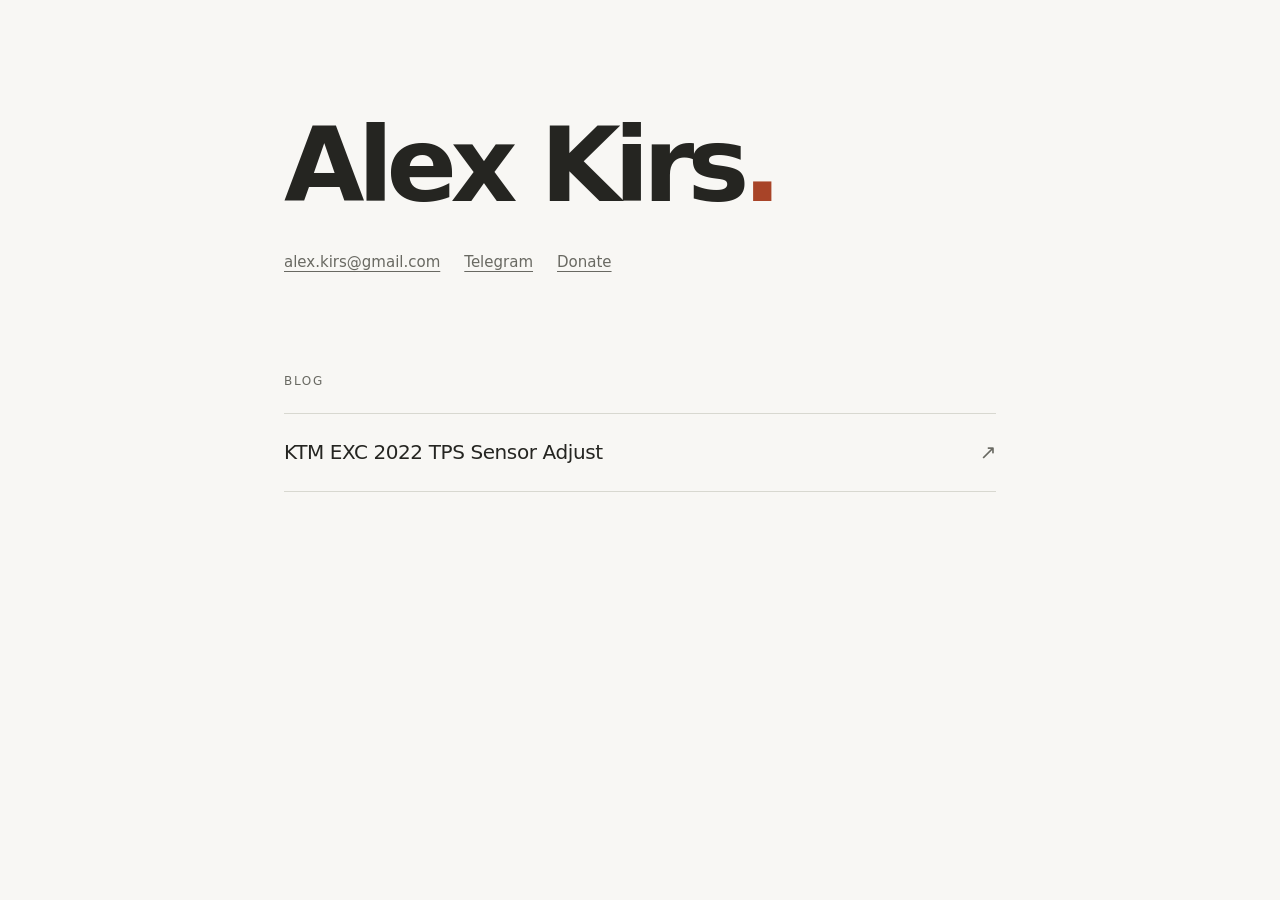
<file: index.html>
<!doctype html>
<html lang="en">
<head>
  <meta charset="utf-8">
  <meta name="viewport" content="width=device-width,initial-scale=1">
  <title>Alex Kirs</title>
  <link rel="stylesheet" href="/style.css?v=458104d045cb">
</head>
<body class="home">
  <main>
    <header>
      <h1>Alex Kirs<span aria-hidden="true">.</span></h1>
      <p class="contacts"><a href="mailto:alex.kirs@gmail.com">alex.kirs@gmail.com</a><a href="https://t.me/zeroblock">Telegram</a><a href="/donate">Donate</a></p>
    </header>
    <section aria-labelledby="blog-heading">
      <h2 id="blog-heading">Blog</h2>
      <ul class="posts">
        <li><a href="/blog/ktm-exc-2022-tps-sensor-adjust">KTM EXC 2022 TPS Sensor Adjust<span aria-hidden="true">↗</span></a></li>
      </ul>
    </section>
  </main>
</body>
</html>
</file>
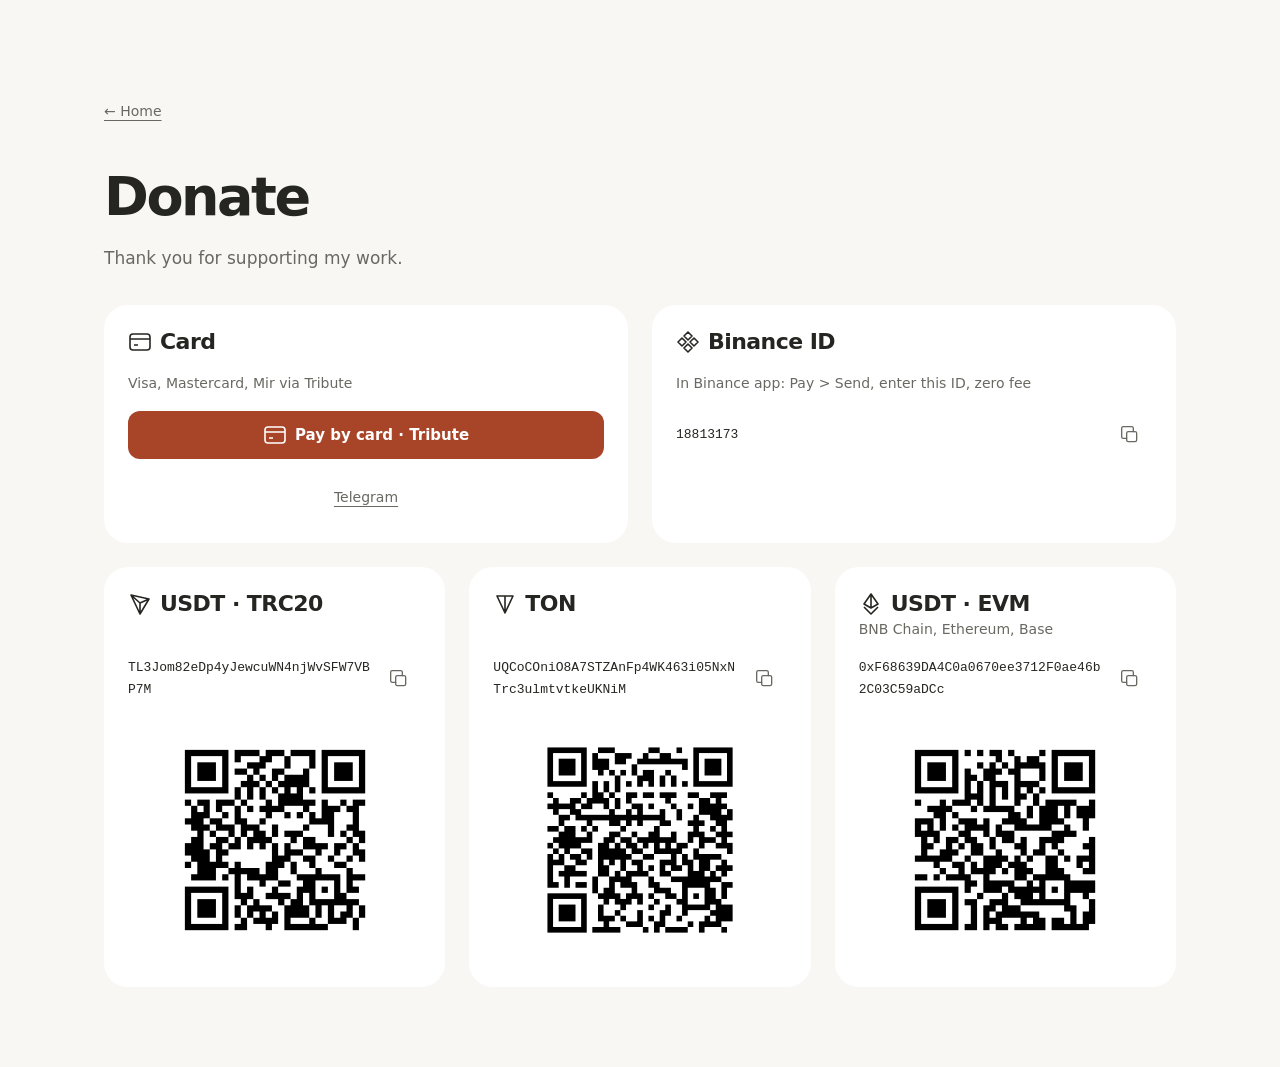
<file: donate.html>
<!doctype html>
<html lang="en">
<head>
  <meta charset="utf-8">
  <meta name="viewport" content="width=device-width,initial-scale=1">
  <title>Donate - Alex Kirs</title>
  <link rel="stylesheet" href="/style.css?v=458104d045cb">
</head>
<body class="donate">
  <main>
    <nav><a href="/">← Home</a></nav>
    <h1>Donate</h1>
    <p class="donate-intro">Thank you for supporting my work.</p>
    <div class="donation-quick">
      <section class="donation tribute" aria-labelledby="tribute-heading">
        <h2 id="tribute-heading"><svg width="24" height="24" class="donation-icon" viewBox="0 0 24 24" fill="none" stroke="currentColor" stroke-width="1.6" stroke-linejoin="round" aria-hidden="true"><rect x="2" y="4" width="20" height="16" rx="3"/><path d="M2 9h20M6 15h4"/></svg>Card</h2>
        <p>Visa, Mastercard, Mir via Tribute</p>
        <a class="donation-button" href="https://web.tribute.tg/d/RJ1"><svg width="24" height="24" class="donation-icon" viewBox="0 0 24 24" fill="none" stroke="currentColor" stroke-width="1.6" stroke-linejoin="round" aria-hidden="true"><rect x="2" y="4" width="20" height="16" rx="3"/><path d="M2 9h20M6 15h4"/></svg>Pay by card · Tribute</a>
        <p class="donation-networks"><a href="https://t.me/tribute/app?startapp=dRJ1">Telegram</a></p>
      </section>
      <section class="donation" aria-labelledby="binance-heading">
        <h2 id="binance-heading"><svg width="24" height="24" class="donation-icon" viewBox="0 0 24 24" fill="none" stroke="currentColor" stroke-width="1.6" stroke-linejoin="round" aria-hidden="true"><path d="m12 2 4 4-4 4-4-4Zm0 12 4 4-4 4-4-4ZM2 12l4-4 4 4-4 4Zm12 0 4-4 4 4-4 4Z"/></svg>Binance ID</h2>
        <p>In Binance app: Pay &gt; Send, enter this ID, zero fee</p>
        <div class="donation-action">
          <p class="wallet-address">18813173</p>
          <button class="copy-button" type="button" aria-label="Copy Binance ID"><svg width="20" height="20" viewBox="0 0 24 24" fill="none" stroke="currentColor" stroke-width="1.6" stroke-linecap="round" stroke-linejoin="round" aria-hidden="true"><g class="copy-glyph"><rect x="8" y="8" width="12" height="12" rx="2"/><path d="M16 8V4a2 2 0 0 0-2-2H4a2 2 0 0 0-2 2v10a2 2 0 0 0 2 2h4"/></g><path class="check-glyph" d="m5 12 4 4L19 6"/></svg></button>
        </div>
        <p class="copy-status" role="status" aria-live="polite"></p>
      </section>
    </div>
    <div class="donation-grid">
      <section class="donation" aria-labelledby="tron-heading">
        <h2 id="tron-heading"><svg width="24" height="24" class="donation-icon" viewBox="0 0 24 24" fill="none" stroke="currentColor" stroke-width="1.6" stroke-linejoin="round" aria-hidden="true"><path d="m3 3 18 4-9 15Zm0 0 9 8 9-4M12 11v11"/></svg>USDT · TRC20</h2>
        <div class="donation-action">
          <p class="wallet-address">TL3Jom82eDp4yJewcuWN4njWvSFW7VBP7M</p>
          <button class="copy-button" type="button" aria-label="Copy wallet address"><svg width="20" height="20" viewBox="0 0 24 24" fill="none" stroke="currentColor" stroke-width="1.6" stroke-linecap="round" stroke-linejoin="round" aria-hidden="true"><g class="copy-glyph"><rect x="8" y="8" width="12" height="12" rx="2"/><path d="M16 8V4a2 2 0 0 0-2-2H4a2 2 0 0 0-2 2v10a2 2 0 0 0 2 2h4"/></g><path class="check-glyph" d="m5 12 4 4L19 6"/></svg></button>
          <p class="copy-status" role="status" aria-live="polite"></p>
        </div>
        <img class="donation-qr" src="/donate-tron-qr.png" width="246" height="246" alt="QR code for the Tron wallet address above">
      </section>
      <section class="donation" aria-labelledby="ton-heading">
        <h2 id="ton-heading"><svg width="24" height="24" class="donation-icon" viewBox="0 0 24 24" fill="none" stroke="currentColor" stroke-width="1.6" stroke-linejoin="round" aria-hidden="true"><path d="M4 4h16L12 21ZM12 4v17"/></svg>TON</h2>
        <div class="donation-action">
          <p class="wallet-address">UQCoCOniO8A7STZAnFp4WK463i05NxNTrc3ulmtvtkeUKNiM</p>
          <button class="copy-button" type="button" aria-label="Copy wallet address"><svg width="20" height="20" viewBox="0 0 24 24" fill="none" stroke="currentColor" stroke-width="1.6" stroke-linecap="round" stroke-linejoin="round" aria-hidden="true"><g class="copy-glyph"><rect x="8" y="8" width="12" height="12" rx="2"/><path d="M16 8V4a2 2 0 0 0-2-2H4a2 2 0 0 0-2 2v10a2 2 0 0 0 2 2h4"/></g><path class="check-glyph" d="m5 12 4 4L19 6"/></svg></button>
          <p class="copy-status" role="status" aria-live="polite"></p>
        </div>
        <img class="donation-qr" src="/donate-ton-qr.png" width="246" height="246" alt="QR code for the TON wallet address above">
      </section>
      <section class="donation" aria-labelledby="crypto-heading">
        <div>
          <h2 id="crypto-heading"><svg width="24" height="24" class="donation-icon" viewBox="0 0 24 24" fill="none" stroke="currentColor" stroke-width="1.6" stroke-linejoin="round" aria-hidden="true"><path d="m12 2 7 10-7 4-7-4Zm-7 13 7 7 7-7M12 2v14"/></svg>USDT · EVM</h2>
          <p>BNB Chain, Ethereum, Base</p>
        </div>
        <div class="donation-action">
          <p class="wallet-address" id="wallet-address">0xF68639DA4C0a0670ee3712F0ae46b2C03C59aDCc</p>
          <button class="copy-button" type="button" aria-label="Copy wallet address"><svg width="20" height="20" viewBox="0 0 24 24" fill="none" stroke="currentColor" stroke-width="1.6" stroke-linecap="round" stroke-linejoin="round" aria-hidden="true"><g class="copy-glyph"><rect x="8" y="8" width="12" height="12" rx="2"/><path d="M16 8V4a2 2 0 0 0-2-2H4a2 2 0 0 0-2 2v10a2 2 0 0 0 2 2h4"/></g><path class="check-glyph" d="m5 12 4 4L19 6"/></svg></button>
          <p class="copy-status" id="copy-status" role="status" aria-live="polite"></p>
        </div>
        <img class="donation-qr" src="/donate-qr.png" width="246" height="246" alt="QR code for the wallet address above">
      </section>
    </div>
  </main>
  <script>
    document.querySelectorAll('.donation:has(.wallet-address)').forEach(section => {
      const button = section.querySelector('button');
      let reset;
      button.addEventListener('click', async () => {
        clearTimeout(reset);
        button.classList.remove('copied');
        const address = section.querySelector('.wallet-address').textContent;
        const status = section.querySelector('.copy-status');
        try {
          await navigator.clipboard.writeText(address);
          button.classList.add('copied');
          status.textContent = 'Copied.';
          reset = setTimeout(() => {
            button.classList.remove('copied');
            status.textContent = '';
          }, 2000);
        } catch {
          status.textContent = 'Could not copy. Select the value to copy.';
        }
      });
    });
  </script>
</body>
</html>
</file>
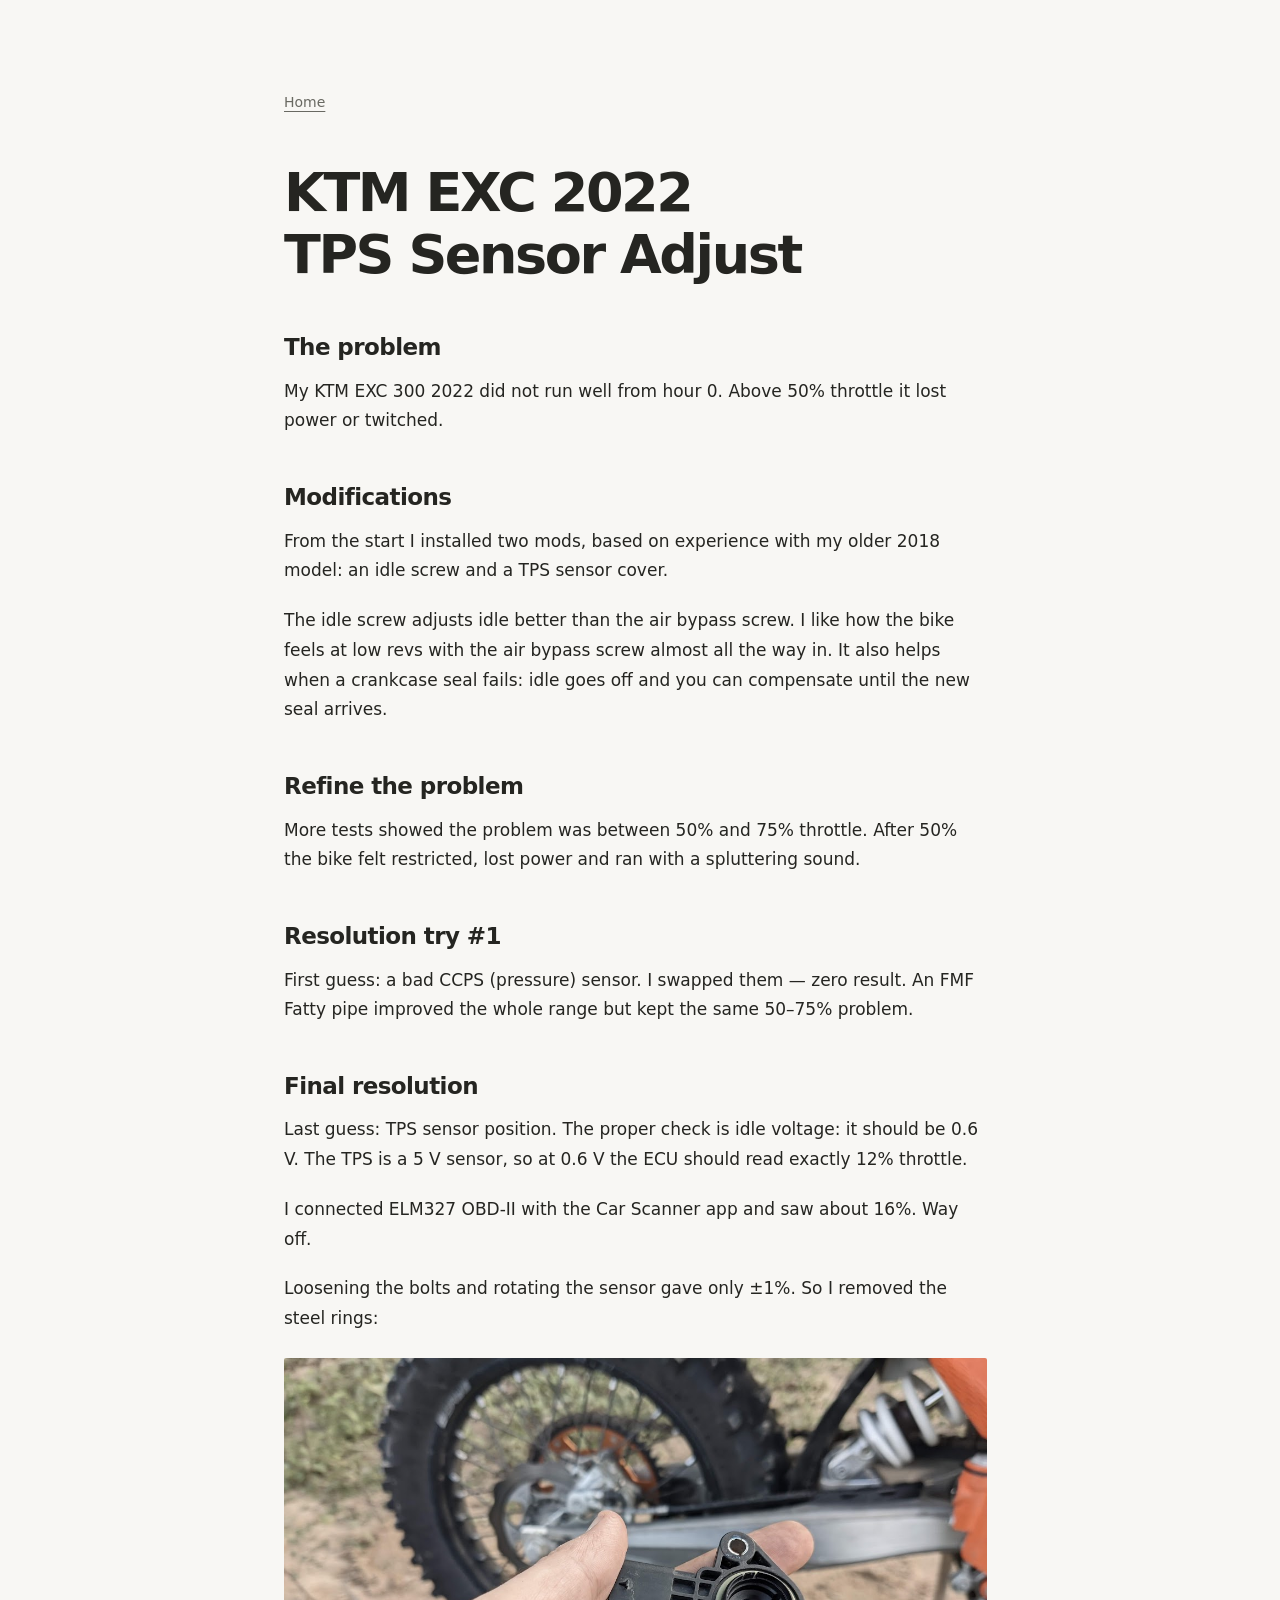
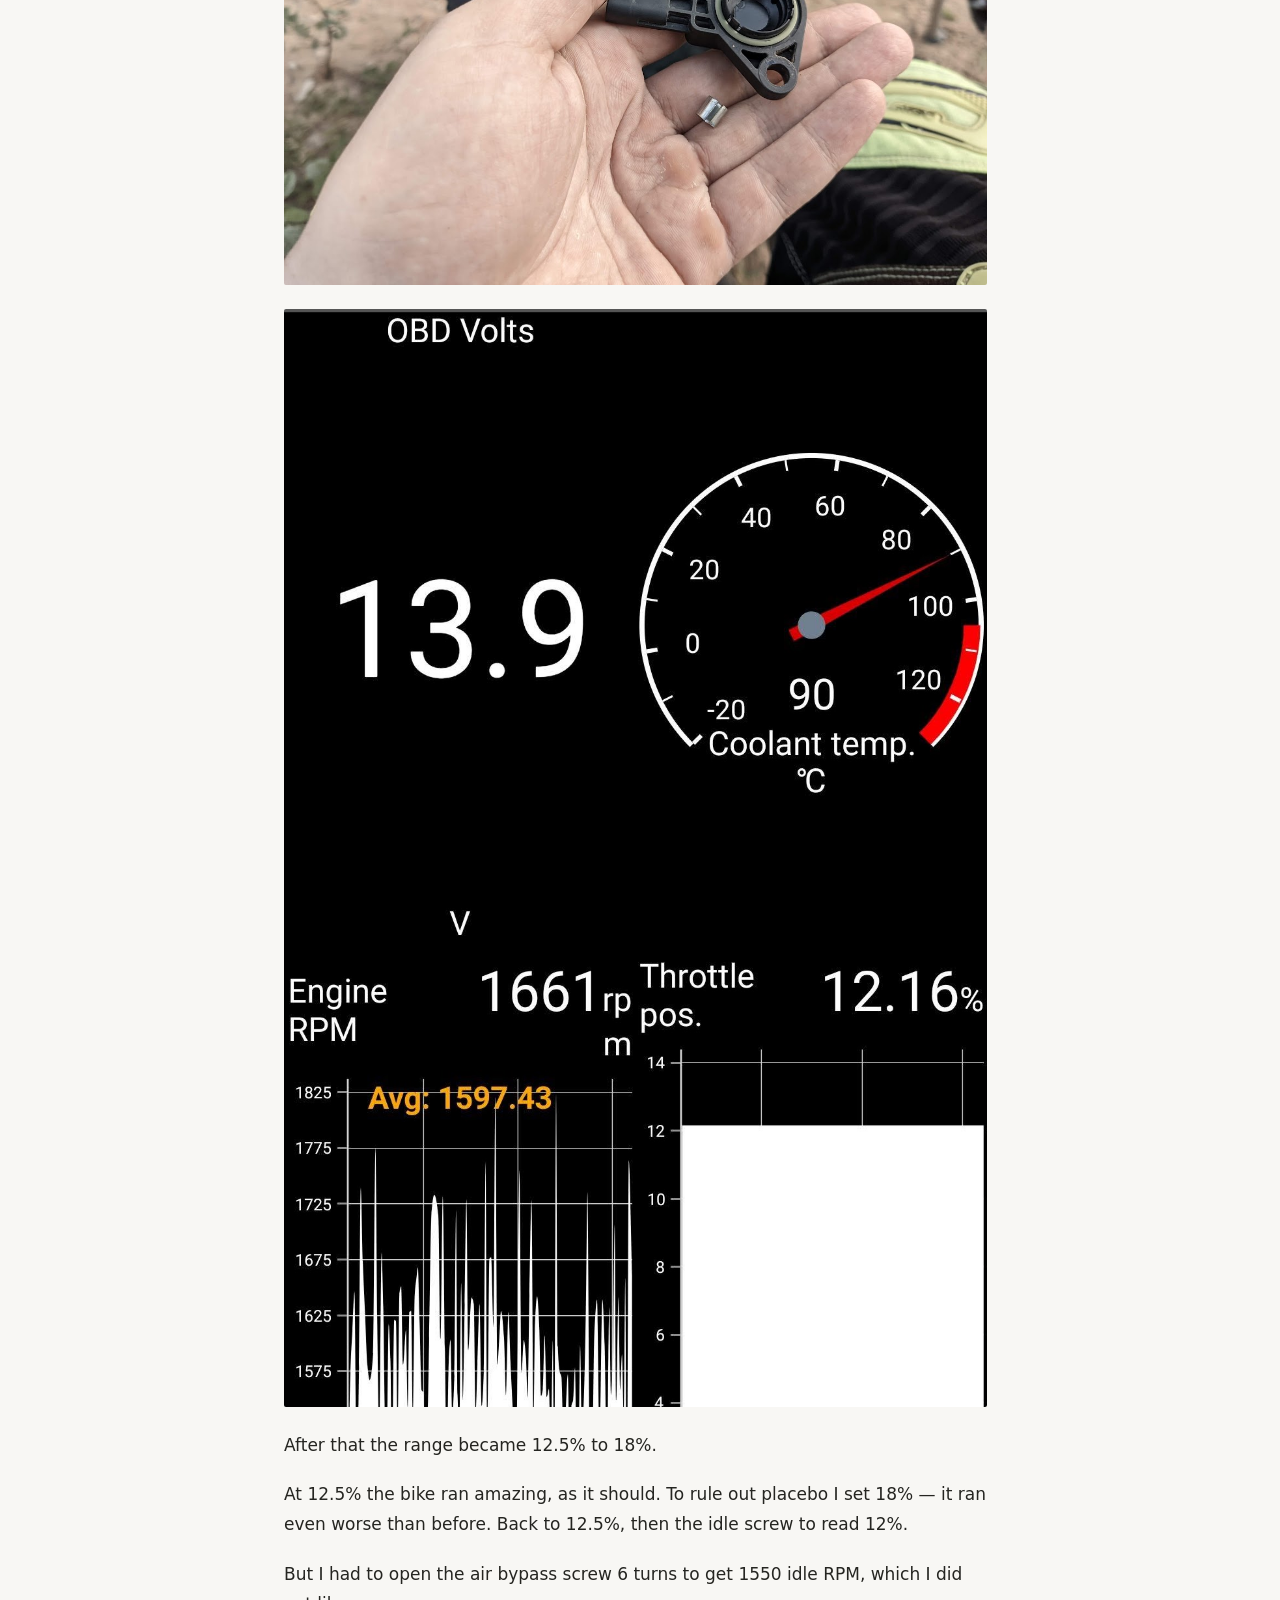
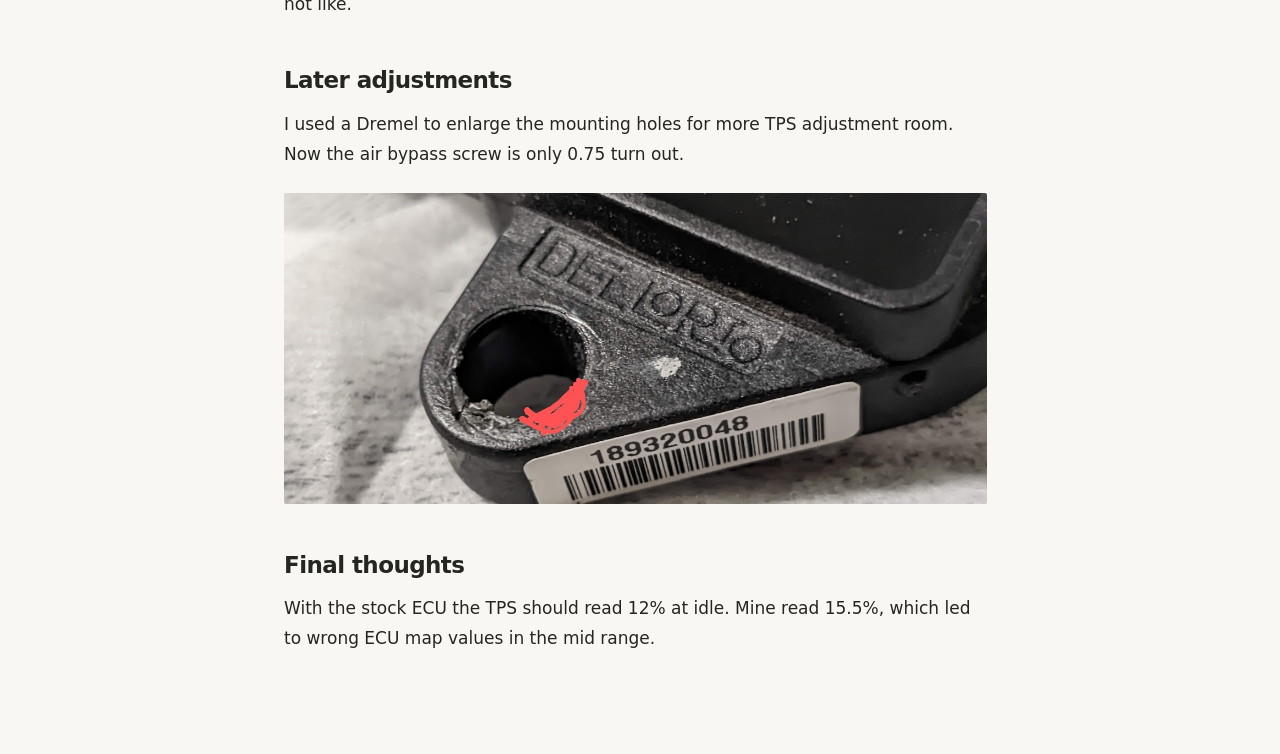
<file: blog/ktm-exc-2022-tps-sensor-adjust.html>
<!doctype html>
<html lang="en">
<head>
  <meta charset="utf-8">
  <meta name="viewport" content="width=device-width,initial-scale=1">
  <title>KTM EXC 2022 TPS Sensor Adjust</title>
  <link rel="stylesheet" href="/style.css?v=458104d045cb">
</head>
<body>
<main>
<nav><a href="/">Home</a></nav>
<article>
<h1>KTM EXC 2022 TPS Sensor Adjust</h1>

<h2>The problem</h2>
<p>My KTM EXC 300 2022 did not run well from hour 0. Above 50% throttle it lost power or twitched.</p>

<h2>Modifications</h2>
<p>From the start I installed two mods, based on experience with my older 2018 model: an idle screw and a TPS sensor cover.</p>
<p>The idle screw adjusts idle better than the air bypass screw. I like how the bike feels at low revs with the air bypass screw almost all the way in. It also helps when a crankcase seal fails: idle goes off and you can compensate until the new seal arrives.</p>

<h2>Refine the problem</h2>
<p>More tests showed the problem was between 50% and 75% throttle. After 50% the bike felt restricted, lost power and ran with a spluttering sound.</p>

<h2>Resolution try #1</h2>
<p>First guess: a bad CCPS (pressure) sensor. I swapped them — zero result. An FMF Fatty pipe improved the whole range but kept the same 50–75% problem.</p>

<h2>Final resolution</h2>
<p>Last guess: TPS sensor position. The proper check is idle voltage: it should be 0.6 V. The TPS is a 5 V sensor, so at 0.6 V the ECU should read exactly 12% throttle.</p>
<p>I connected ELM327 OBD-II with the Car Scanner app and saw about 16%. Way off.</p>
<p>Loosening the bolts and rotating the sensor gave only ±1%. So I removed the steel rings:</p>
<img src="ktm-tps-1.jpg" alt="TPS sensor with a removed steel ring">
<img src="ktm-tps-2.jpg" alt="TPS sensor steel rings removed">
<p>After that the range became 12.5% to 18%.</p>
<p>At 12.5% the bike ran amazing, as it should. To rule out placebo I set 18% — it ran even worse than before. Back to 12.5%, then the idle screw to read 12%.</p>
<p>But I had to open the air bypass screw 6 turns to get 1550 idle RPM, which I did not like.</p>

<h2>Later adjustments</h2>
<p>I used a Dremel to enlarge the mounting holes for more TPS adjustment room. Now the air bypass screw is only 0.75 turn out.</p>
<img src="ktm-tps-3.jpg" alt="TPS sensor mounting hole enlarged with a Dremel">

<h2>Final thoughts</h2>
<p>With the stock ECU the TPS should read 12% at idle. Mine read 15.5%, which led to wrong ECU map values in the mid range.</p>
</article>
</main>
</body>
</html>
</file>
<file: style.css>
:root {
  color-scheme: light dark;
  --bg: #f8f7f4;
  --fg: #252521;
  --mute: #696962;
  --line: #d8d8d0;
  --accent: #a84428;
}
@media (prefers-color-scheme: dark) {
  :root {
    --bg: #191a18;
    --fg: #eeeee7;
    --mute: #a5a59b;
    --line: #3d3e37;
    --accent: #e59877;
  }
}
* { box-sizing: border-box; }
html { background: var(--bg); }
body {
  max-width: 760px;
  margin: 0 auto;
  padding: clamp(32px, 7vw, 96px) 24px 80px;
  background: var(--bg);
  color: var(--fg);
  font: 17px/1.75 system-ui, sans-serif;
  -webkit-font-smoothing: antialiased;
}
a { color: inherit; text-underline-offset: .25em; text-decoration-thickness: 1px; }
a:hover { color: var(--accent); }
a:focus-visible { outline: 2px solid var(--accent); outline-offset: 6px; }
h1, h2 { line-height: 1.15; }
h1 { margin: 0 0 32px; font-size: clamp(36px, 5vw, 54px); font-weight: 600; letter-spacing: -.045em; text-wrap: balance; }
h2 { margin: 48px 0 16px; font-size: 23px; font-weight: 600; letter-spacing: -.025em; }
p { margin: 0 0 20px; }
nav { margin-bottom: 48px; font-size: 14px; color: var(--mute); }
article { max-width: 65ch; }
.home header { padding: 16px 0 80px; }
.home h1 { margin-bottom: 24px; font-size: clamp(64px, 10vw, 104px); letter-spacing: -.065em; }
.home h1 span { color: var(--accent); }
.contacts { display: flex; flex-wrap: wrap; gap: 8px 24px; font-size: 15px; color: var(--mute); }
.home h2 { margin: 0 0 24px; color: var(--mute); font-size: 12px; font-weight: 500; letter-spacing: .14em; text-transform: uppercase; }
.posts { margin: 0; padding: 0; list-style: none; border-top: 1px solid var(--line); }
.posts li { border-bottom: 1px solid var(--line); }
.posts a { display: flex; align-items: baseline; justify-content: space-between; gap: 24px; padding: 24px 0; font-size: 20px; line-height: 1.45; letter-spacing: -.02em; text-decoration: none; }
.posts a span { color: var(--mute); }
@media (max-width: 480px) {
  .home header { padding-bottom: 64px; }
  .posts a { font-size: 18px; }
}

img {
  display: block;
  max-width: 100%;
  height: auto;
  margin: 24px 0;
  border-radius: 2px;
}

/* Donation cards share the site's palette and typography. */
.donate { max-width: 1120px; }
.donate nav { margin-bottom: 32px; }
.donate nav a, .donation-networks a { display: inline-flex; align-items: center; min-height: 44px; }
.donate h1 { margin-bottom: 16px; }
.donate-intro { color: var(--mute); margin-bottom: 32px; }
.donation-grid { display: grid; grid-template-columns: repeat(3, minmax(0, 1fr)); gap: 24px; }
.donation {
  display: grid;
  align-content: start;
  gap: 16px;
  padding: 24px;
  border-radius: 24px;
  background: light-dark(#fff, #242521);
}
.donation h2 { margin: 0; font-size: 22px; }
.donation p { margin: 0; }
.donation p:not(.wallet-address):not(.copy-status) { color: var(--mute); font-size: 14px; }
.donation-quick { display: grid; grid-template-columns: repeat(2, minmax(0, 1fr)); gap: 24px; margin-bottom: 24px; }
.donation-grid, .donation-quick { gap: 16px 24px; }
.donation-grid .donation, .donation-quick .donation { grid-template-rows: subgrid; }
.donation-grid .donation { grid-row: span 3; }
.donation-quick .donation { grid-row: span 4; }
.donation-action { display: grid; grid-template-columns: minmax(0, 1fr) 44px; align-items: center; gap: 4px; }
.tribute .donation-button { width: 100%; }
.donation-icon { width: 24px; height: 24px; flex-shrink: 0; vertical-align: -.2em; margin-right: 8px; }
.tribute .donation-networks { text-align: center; }
button, .donation-button {
  display: inline-flex; align-items: center; justify-content: center;
  min-height: 48px; padding: 12px 20px; border: 0; border-radius: 12px;
  background: var(--fg); color: var(--bg); font: 600 15px/1.5 system-ui, sans-serif;
  text-decoration: none; cursor: pointer;
}
.donation-button { background: #a84428; color: #fff; }
button:hover { opacity: .85; color: var(--bg); }
.donation-button:hover { background: #91391f; color: #fff; }
button:focus-visible, .donation-button:focus-visible { outline: 2px solid var(--accent); outline-offset: 4px; }
.donation .copy-button {
  width: 44px; height: 44px; min-height: 44px;
  padding: 12px; background: transparent; color: var(--mute);
}
.copy-button:hover { background: var(--bg); color: var(--fg); opacity: 1; }
.copy-button svg { width: 20px; height: 20px; }
.check-glyph, .copied .copy-glyph { display: none; }
.copied .check-glyph { display: inline; }
.donation-action .copy-status { grid-column: 1 / -1; }
.donation-grid .donation-qr { grid-row: 3; }
.wallet-address { overflow-wrap: anywhere; word-break: break-all; font: 13px/1.7 ui-monospace, monospace; user-select: all; }
.donation .copy-status { font-size: 14px; }
.copy-status:empty { display: none; }
.donation-qr { color-scheme: light; width: 100%; max-width: 246px; margin: 0 auto; padding: 8px; border-radius: 16px; background: white; }
@media (max-width: 800px) {
  .donation-grid, .donation-quick { grid-template-columns: 1fr; gap: 24px; }
  .donation-grid .donation, .donation-quick .donation { grid-row: auto; grid-template-rows: none; }
}
</file>
